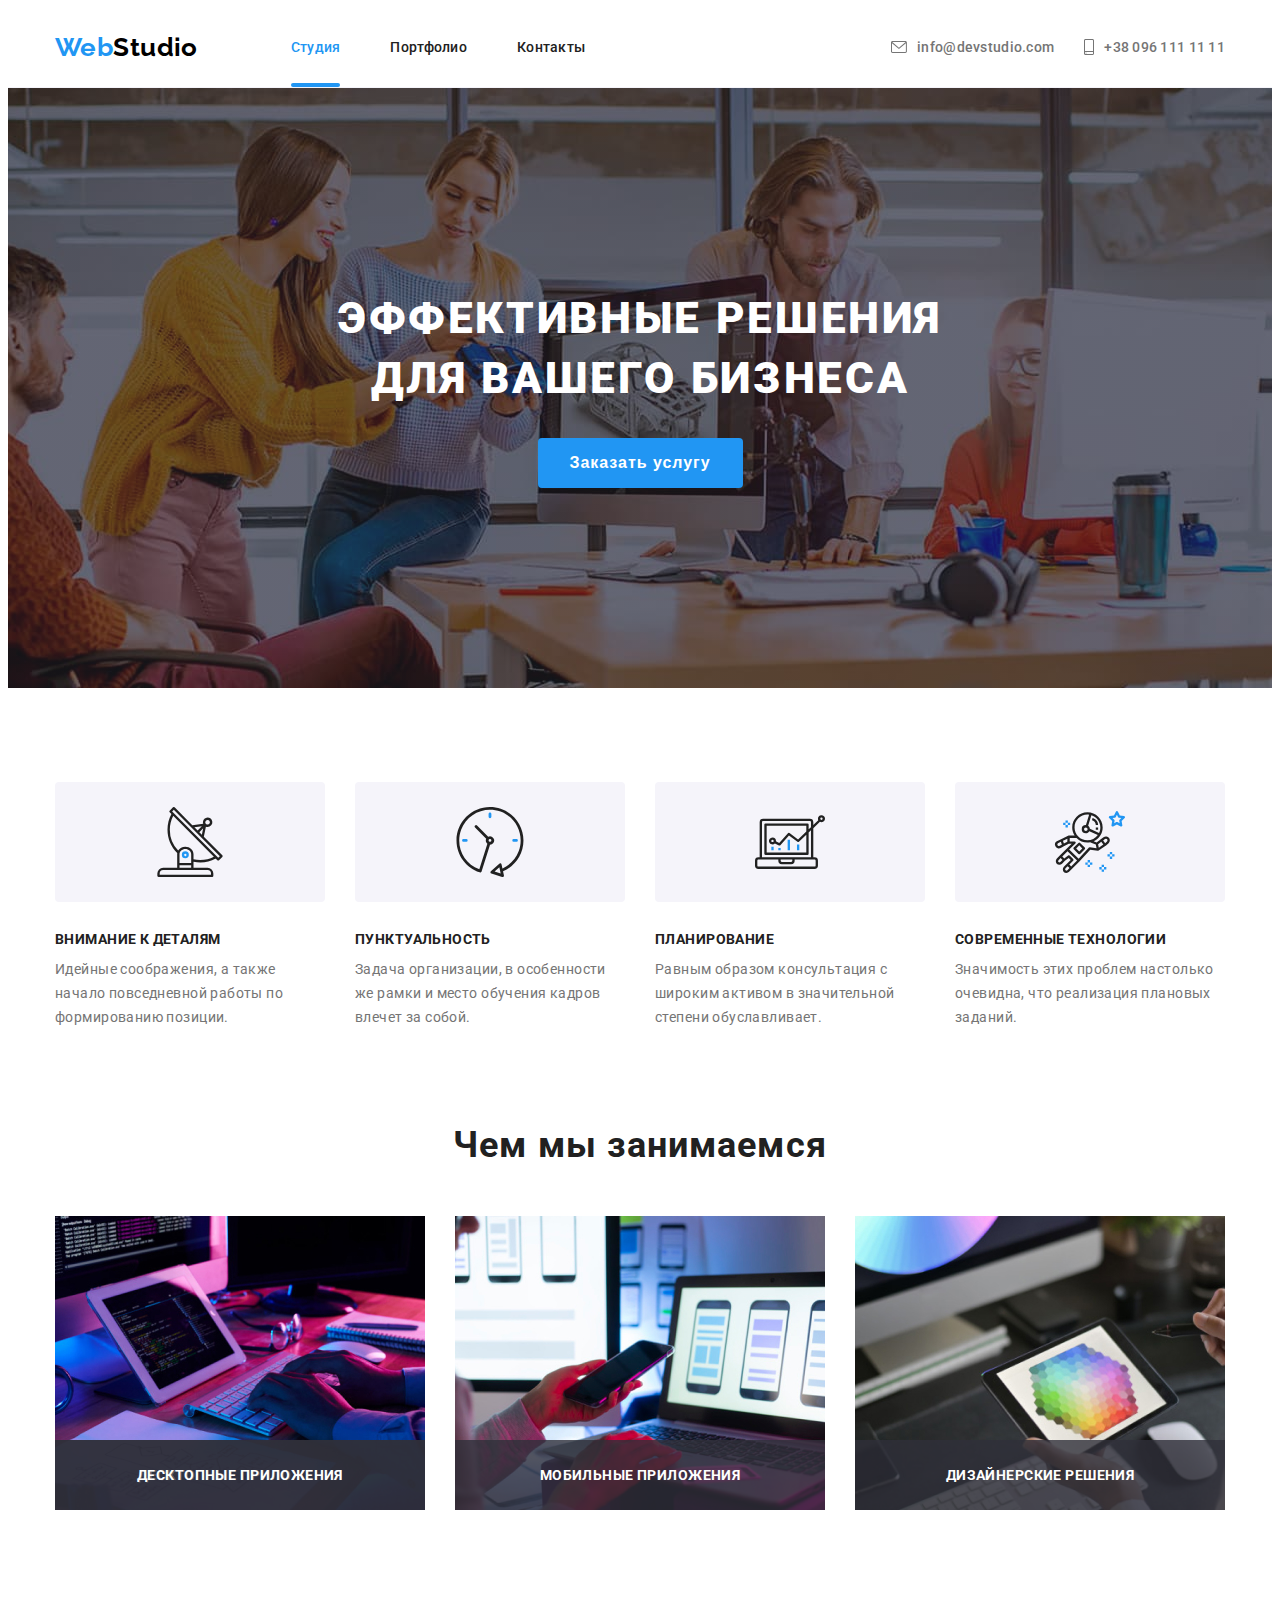
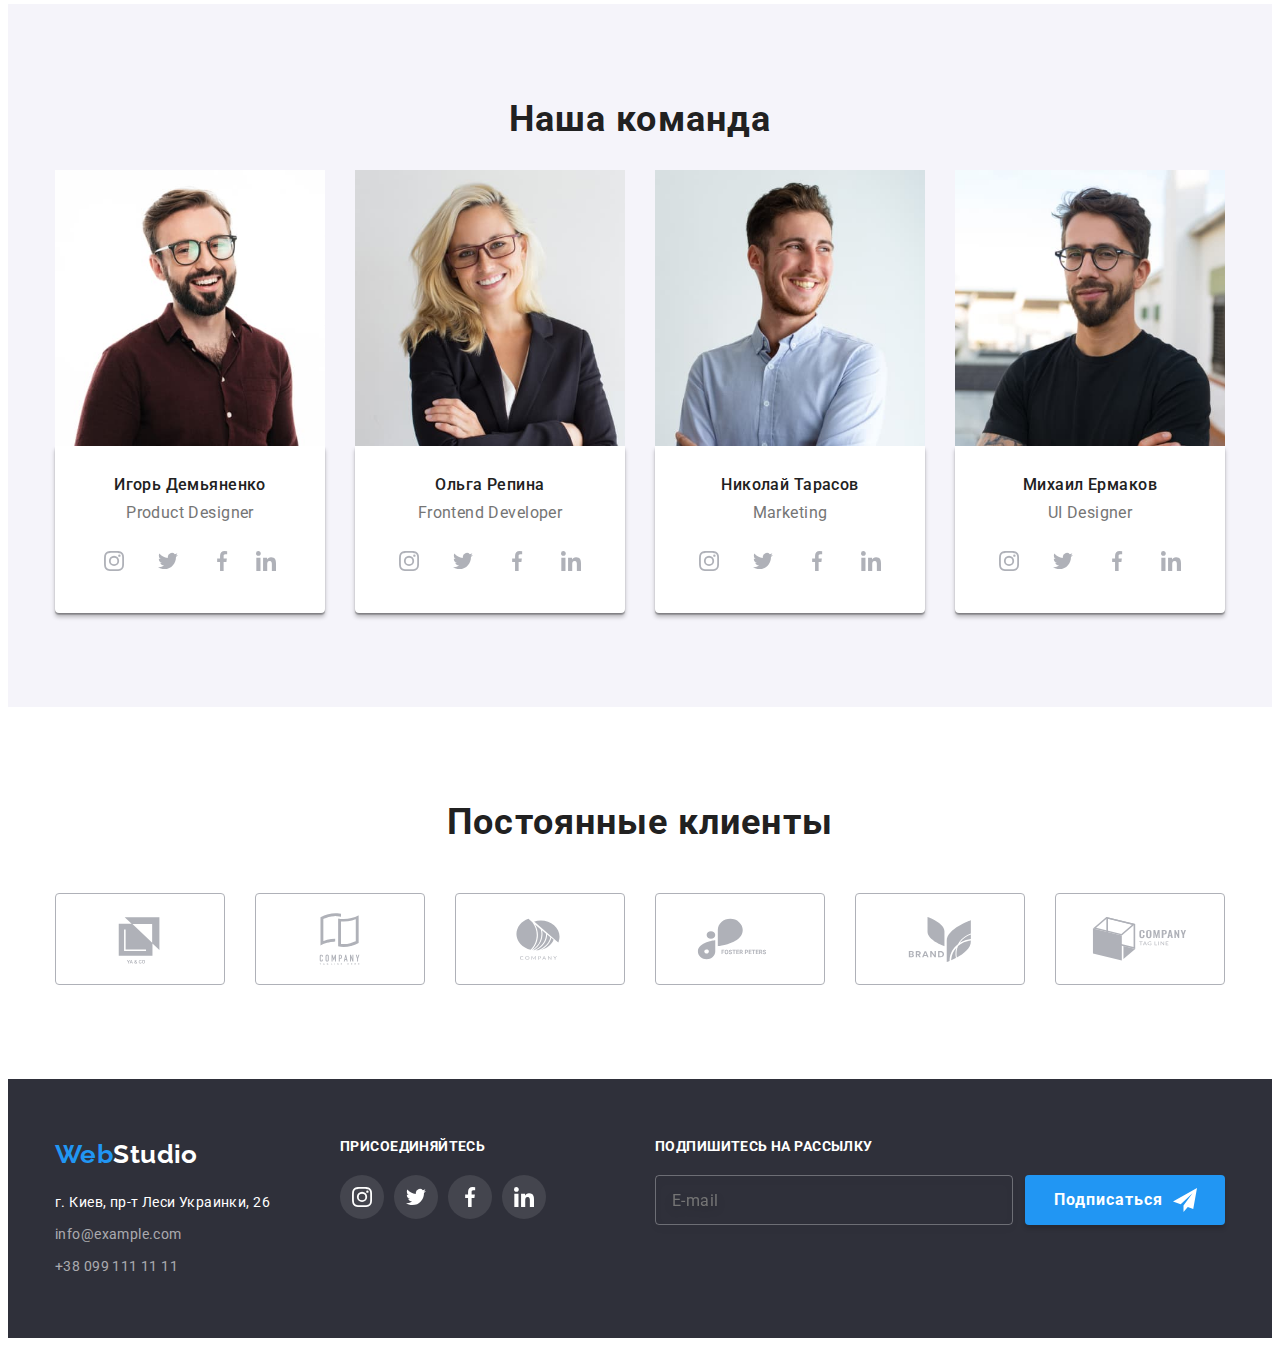
<file: index.html>
<!DOCTYPE html>
<html lang="en">

<head>
    <meta charset="UTF-8" />
    <meta http-equiv="X-UA-Compatible" content="IE=edge" />
    <meta name="viewport" content="width=device-width, initial-scale=1.0" />
    <title>WebStudio</title>
    <link rel="preconnect" href="https://fonts.googleapis.com" />
    <link rel="preconnect" href="https://fonts.gstatic.com" crossorigin />
    <link
        href="https://fonts.googleapis.com/css2?family=Raleway:wght@700&family=Roboto:wght@400;500;700;900&display=swap"
        rel="stylesheet" />
    <link rel="stylesheet" href="https://cdnjs.cloudflare.com/ajax/libs/modern-normalize/1.1.0/modern-normalize.min.css"
        integrity="sha512-wpPYUAdjBVSE4KJnH1VR1HeZfpl1ub8YT/NKx4PuQ5NmX2tKuGu6U/JRp5y+Y8XG2tV+wKQpNHVUX03MfMFn9Q=="
        crossorigin="anonymous" referrerpolicy="no-referrer" />
    <link rel="stylesheet" href="./css/main.min.css">
</head>

<body>

    <!-- Шапка сайта -->

    <header class="header">
        <div class="header__container container">
            <nav class="navigation">
                <a class="logo logo--header" href="./index.html">
                    Web<span>Studio</span>
                </a>

                <ul class="header-nav">
                    <li class="header-nav__item">
                        <a class="header-nav__link current" href="./index.html">Студия</a>
                    </li>
                    <li class="header-nav__item">
                        <a href="./portfolio.html" class="header-nav__link">Портфолио</a>
                    </li>
                    <li class="header-nav__item">
                        <a href="" class="header-nav__link">Контакты</a>
                    </li>
                </ul>
            </nav>
            <ul class="header-contacts">
                <li class="header-contacts__item">
                    <a href="mailto:info@devstudio.com" class="header-contacts__link">
                        <svg class="header-contacts__icon" width="16" height="12">
                            <use href="images/sprite.svg#mail-icon"></use>
                        </svg>
                        info@devstudio.com
                    </a>
                </li>
                <li class="header-contacts__item">
                    <a href="tel:+380961111111" class="header-contacts__link">
                        <svg class="header-contacts__icon" width="10" height="16">
                            <use href="images/sprite.svg#phone-icon"></use>
                        </svg>
                        +38 096 111 11 11
                    </a>
                </li>
            </ul>

            <!-- Mobile menu -->

            <button class="button-menu is-open" data-menu-button type="button" aria-expanded="false"
                aria-controls="mobile-menu">
                <svg width="40" height="40" aria-label="Переключатель мобильного меню">
                    <use class="icon-menu" href="./images/sprite.svg#icon-menu"></use>
                    <use class="icon-cross" href="./images/sprite.svg#icon-cross"></use>
                </svg>
            </button>
            <div class="mobile-menu" id="mobile-menu" data-menu>
                <ul class="mob-header-nav">
                    <li class="mob-header-nav__item">
                        <a class="mob-header-nav__link current" href="./index.html">Студия</a>
                    </li>
                    <li class="mob-header-nav__item">
                        <a href="./portfolio.html" class="mob-header-nav__link">Портфолио</a>
                    </li>
                    <li class="mob-header-nav__item">
                        <a href="" class="mob-header-nav__link">Контакты</a>
                    </li>
                </ul>
                <ul class="mob-contact-list">
                    <li class="mob-contact-list__item">
                        <a href="tel:+380961111111" class="mob-contact-list__tel">
                            +38 096 111 11 11
                        </a>
                    </li>
                    <li class="mob-contact-list__item">
                        <a href="mailto:info@devstudio.com" class="mob-contact-list__mail">
                            info@devstudio.com
                        </a>
                    </li>
                </ul>
                <ul class="mob-social-list">
                    <li class="mob-social-list__item">
                        <a class="mob-social-list__link" target="_blank" href="https://www.instagram.com/">Instagram</a>
                    </li>
                    <li class="mob-social-list__item">
                        <a class="mob-social-list__link" target="_blank" href="https://twitter.com/?lang=ua">Twitter</a>
                    </li>
                    <li class="mob-social-list__item">
                        <a class="mob-social-list__link" target="_blank" href="https://www.facebook.com/">Facebook</a>
                    </li>
                    <li class="mob-social-list__item">
                        <a class="mob-social-list__link" target="_blank" href="https://www.linkedin.com/">LinkedIn</a>
                    </li>
                </ul>
            </div>
        </div>
    </header>

    <main>

        <!-- Герой -->

        <section class="hero">
            <div class="container">
                <h1 class="hero__title">
                    Эффективные решения
                    <br />
                    для вашего бизнеса
                </h1>
                <button class="button hero__button" type="button" data-modal-open>
                    Заказать услугу
                </button>
            </div>
        </section>

        <!-- Преимущества -->

        <section class="section-benefits">
            <div class="benefits-container container">
                <h2 class="visually-hidden">
                    Наши преимущества
                </h2>
                <ul class="benefits-list">
                    <li class="benefits-list__item">
                        <div class="benefits-list__content">
                            <svg class="benefits-list__icon" width="70" height="70">
                                <use href="images/sprite.svg#antenna"></use>
                            </svg>
                        </div>
                        <h3 class="benefits-list__title">
                            Внимание к деталям
                        </h3>
                        <p class="benefits-list__description">
                            Идейные соображения, а также начало повседневной
                            работы по формированию позиции.
                        </p>
                    </li>

                    <li class="benefits-list__item">
                        <div class="benefits-list__content">
                            <svg class="benefits-list__icon" width="70" height="70">
                                <use href="images/sprite.svg#clock"></use>
                            </svg>
                        </div>
                        <h3 class="benefits-list__title">
                            Пунктуальность
                        </h3>
                        <p class="benefits-list__description">
                            Задача организации, в особенности же рамки и
                            место обучения кадров влечет за собой.
                        </p>
                    </li>

                    <li class="benefits-list__item">
                        <div class="benefits-list__content">
                            <svg class="benefits-list__icon" width="70" height="70">
                                <use href="images/sprite.svg#diagram"></use>
                            </svg>
                        </div>
                        <h3 class="benefits-list__title">
                            Планирование
                        </h3>
                        <p class="benefits-list__description">
                            Равным образом консультация с широким активом в
                            значительной степени обуславливает.
                        </p>
                    </li>

                    <li class="benefits-list__item">
                        <div class="benefits-list__content">
                            <svg class="benefits-list__icon" width="70" height="70">
                                <use href="images/sprite.svg#astronaut"></use>
                            </svg>
                        </div>
                        <h3 class="benefits-list__title">
                            Современные технологии
                        </h3>
                        <p class="benefits-list__description">
                            Значимость этих проблем настолько очевидна, что
                            реализация плановых заданий.
                        </p>
                    </li>
                </ul>
            </div>
        </section>

        <!-- Чем мы занимаемся -->

        <section class="doing-section">
            <div class="doing-container container">
                <h2 class="doing-container__title">Чем мы занимаемся</h2>
                <ul class="doing">
                    <li class="doing__item">
                        <img srcset="./images/box1@1x.jpg 1x, ./images/box1@2x.jpg 2x" src="./images/box1@1x.jpg"
                            alt="image laptop" width="370" />
                        <p class="doing__text">Десктопные приложения</p>
                    </li>
                    <li class="doing__item">
                        <img srcset="./images/box2@1x.jpg 1x, ./images/box2@2x.jpg 2x" src="./images/box2@1x.jpg"
                            alt="image phone" width="370" />
                        <p class="doing__text">Мобильные приложения</p>
                    </li>
                    <li class="doing__item">
                        <img srcset="./images/box3@1x.jpg 1x, ./images/box2@2x.jpg 2x" src="./images/box3@1x.jpg"
                            alt="image tablet" width="370" />
                        <p class="doing__text">Дизайнерские решения</p>
                    </li>
                </ul>
            </div>
        </section>

        <!-- Наша команда -->

        <section class="team-section">
            <div class="team-container container">
                <h2 class="team-container__title">Наша команда</h2>
                <ul class="team">
                    <li class="team__item">
                        <img class="team__img" srcset="
                                    ./images/ighor-demyanenko@1x.jpg 1x,
                                    ./images/ighor-demyanenko@2x.jpg 2x
                                " src="./images/ighor-demyanenko@1x.jpg" alt="Игорь Демьяненко" width="270" />
                        <div class="team__content">
                            <h3 class="team__title">
                                Игорь Демьяненко
                            </h3>
                            <p class="team__text">
                                Product Designer
                            </p>
                            <ul class="socials__list">
                                <li class="socials__item">
                                    <a class="socials__link" href="https://www.instagram.com/challenge/?next=/"
                                        target="_blank">
                                        <svg class="socials__icon" width="20" height="20">
                                            <use href="images/sprite.svg#instagram"></use>
                                        </svg>
                                    </a>
                                </li>
                                <li class="socials__item">
                                    <a class="socials__link" href="https://twitter.com/?lang=ru" target="_blank">
                                        <svg class="socials__icon" width="20" height="20">
                                            <use href="images/sprite.svg#twitter"></use>
                                        </svg>
                                    </a>
                                </li>
                                <li class="socialst__item">
                                    <a class="socials__link" href="https://www.facebook.com/" target="_blank">
                                        <svg class="socials__icon" width="20" height="20">
                                            <use href="images/sprite.svg#facebook"></use>
                                        </svg>
                                    </a>
                                </li>
                                <li class="socials__item">
                                    <a class="socials__link" href="https://www.linkedin.com/" target="_blank">
                                        <svg class="socials__icon" width="20" height="20">
                                            <use href="images/sprite.svg#linkedin"></use>
                                        </svg>
                                    </a>
                                </li>
                            </ul>
                        </div>
                    </li>

                    <li class="team__item">
                        <img class="team__img" srcset="
                                    ./images/olha-repina@1x.jpg 1x,
                                    ./images/olha-repina@2x.jpg 2x
                                " src="./images/olha-repina@1x.jpg" alt="Ольга Репина" width="270" />
                        <div class="team__content">
                            <h3 class="team__title">
                                Ольга Репина
                            </h3>
                            <p class="team__text">
                                Frontend Developer
                            </p>
                            <ul class="socials__list">
                                <li class="socials__item">
                                    <a class="socials__link" href="https://www.instagram.com/challenge/?next=/"
                                        target="_blank">
                                        <svg class="socials__icon" width="20" height="20">
                                            <use href="images/sprite.svg#instagram"></use>
                                        </svg>
                                    </a>
                                </li>
                                <li class="socials__item">
                                    <a class="socials__link" href="https://twitter.com/?lang=ru" target="_blank">
                                        <svg class="socials__icon" width="20" height="20">
                                            <use href="images/sprite.svg#twitter"></use>
                                        </svg>
                                    </a>
                                </li>
                                <li class="socials__item">
                                    <a class="socials__link" href="https://www.facebook.com/" target="_blank">
                                        <svg class="socials__icon" width="20" height="20">
                                            <use href="images/sprite.svg#facebook"></use>
                                        </svg>
                                    </a>
                                </li>
                                <li class="socials__item">
                                    <a class="socials__link" href="https://www.linkedin.com/" target="_blank">
                                        <svg class="socials__icon" width="20" height="20">
                                            <use href="images/sprite.svg#linkedin"></use>
                                        </svg>
                                    </a>
                                </li>
                            </ul>
                        </div>
                    </li>

                    <li class="team__item">
                        <img class="team__img" srcset="
                                    ./images/nikolai-tarasov@1x.jpg 1x,
                                    ./images/nikolai-tarasov@2x.jpg 2x
                                " src="./images/nikolai-tarasov@1x.jpg" alt="Николай Тарасов" width="270" />
                        <div class="team__content">
                            <h3 class="team__title">
                                Николай Тарасов
                            </h3>
                            <p class="team__text">
                                Marketing
                            </p>
                            <ul class="socials__list">
                                <li class="socials__item">
                                    <a class="socials__link" href="https://www.instagram.com/challenge/?next=/"
                                        target="_blank">
                                        <svg class="socials__icon" width="20" height="20">
                                            <use href="images/sprite.svg#instagram"></use>
                                        </svg>
                                    </a>
                                </li>
                                <li class="socials__item">
                                    <a class="socials__link" href="https://twitter.com/?lang=ru" target="_blank">
                                        <svg class="socials__icon" width="20" height="20">
                                            <use href="images/sprite.svg#twitter"></use>
                                        </svg>
                                    </a>
                                </li>
                                <li class="socials__item">
                                    <a class="socials__link" href="https://www.facebook.com/" target="_blank">
                                        <svg class="socials__icon" width="20" height="20">
                                            <use href="images/sprite.svg#facebook"></use>
                                        </svg>
                                    </a>
                                </li>
                                <li class="socials__item">
                                    <a class="socials__link" href="https://www.linkedin.com/" target="_blank">
                                        <svg class="socials__icon" width="20" height="20">
                                            <use href="images/sprite.svg#linkedin"></use>
                                        </svg>
                                    </a>
                                </li>
                            </ul>
                        </div>
                    </li>

                    <li class="team__item">
                        <img class="team__img" srcset="
                                    ./images/mihail-ermakov@1x.jpg 1x,
                                    ./images/mihail-ermakov@2x.jpg 2x
                                " src="./images/mihail-ermakov@1x.jpg" alt="Михаил Ермаков" width="270" />
                        <div class="team__content">
                            <h3 class="team__title">
                                Михаил Ермаков
                            </h3>
                            <p class="team__text">
                                UI Designer
                            </p>
                            <ul class="socials__list">
                                <li class="socials__item">
                                    <a class="socials__link" href="https://www.instagram.com/challenge/?next=/"
                                        target="_blank">
                                        <svg class="socials__icon" width="20" height="20">
                                            <use href="images/sprite.svg#instagram"></use>
                                        </svg>
                                    </a>
                                </li>
                                <li class="socials__item">
                                    <a class="socials__link" href="https://twitter.com/?lang=ru" target="_blank">
                                        <svg class="socials__icon" width="20" height="20">
                                            <use href="images/sprite.svg#twitter"></use>
                                        </svg>
                                    </a>
                                </li>
                                <li class="socials__item">
                                    <a class="socials__link" href="https://www.facebook.com/" target="_blank">
                                        <svg class="socials__icon" width="20" height="20">
                                            <use href="images/sprite.svg#facebook"></use>
                                        </svg>
                                    </a>
                                </li>
                                <li class="socials__item">
                                    <a class="socials__link" href="https://www.linkedin.com/" target="_blank">
                                        <svg class="socials__icon" width="20" height="20">
                                            <use href="images/sprite.svg#linkedin"></use>
                                        </svg>
                                    </a>
                                </li>
                            </ul>
                        </div>
                    </li>
                </ul>
            </div>
        </section>
    </main>

    <!-- Постоянные клиенты -->

    <section class="clients-section">
        <div class="clients-container container">
            <h2 class="clients__title">Постоянные клиенты</h2>
            <ul class="clients">
                <li class="clients__item">
                    <a class="clients__link" href="">
                        <svg class="clients__icon" width="106" height="60">
                            <use href="images/sprite.svg#client-logo-1"></use>
                        </svg>
                    </a>
                </li>
                <li class="clients__item">
                    <a class="clients__link" href="">
                        <svg class="clients__icon" width="106" height="60">
                            <use href="images/sprite.svg#client-logo-2"></use>
                        </svg>
                    </a>
                </li>
                <li class="clients__item">
                    <a class="clients__link" href="">
                        <svg class="clients__icon" width="106" height="60">
                            <use href="images/sprite.svg#client-logo-3"></use>
                        </svg>
                    </a>
                </li>
                <li class="clients__item">
                    <a class="clients__link" href="">
                        <svg class="clients__icon" width="106" height="60">
                            <use href="images/sprite.svg#client-logo-4"></use>
                        </svg>
                    </a>
                </li>
                <li class="clients__item">
                    <a class="clients__link" href="">
                        <svg class="clients__icon" width="106" height="60">
                            <use href="images/sprite.svg#client-logo-5"></use>
                        </svg>
                    </a>
                </li>
                <li class="clients__item">
                    <a class="clients__link" href="">
                        <svg class="clients__icon" width="106" height="60">
                            <use href="images/sprite.svg#client-logo-6"></use>
                        </svg>
                    </a>
                </li>
            </ul>
        </div>
    </section>

    <!-- Подвал страницы -->

    <footer class="footer">
        <div class="footer-container container">
            <div class="footer-address">
                <a class="logo logo__footer" href="./index.html">
                    Web<span>Studio</span>
                </a>
                <address>
                    <ul class="footer-contact">
                        <li class="footer-contact__item">
                            <a href="https://www.google.com.ua/maps/place/%D0%B1%D1%83%D0%BB.+%D0%9B%D0%B5%D1%81%D0%B8+%D0%A3%D0%BA%D1%80%D0%B0%D0%B8%D0%BD%D0%BA%D0%B8,+26,+%D0%9A%D0%B8%D0%B5%D0%B2,+02000/@50.4265294,30.5389544,17z/data=!4m13!1m7!3m6!1s0x40d4cf0e033ecbe9:0x57a4dffefec77da0!2z0LHRg9C7LiDQm9C10YHQuCDQo9C60YDQsNC40L3QutC4LCAyNiwg0JrQuNC10LIsIDAyMDAw!3b1!8m2!3d50.4265807!4d30.5383859!3m4!1s0x40d4cf0e033ecbe9:0x57a4dffefec77da0!8m2!3d50.4265807!4d30.5383859?hl=ru&authuser=0"
                                target="_blank" class="footer-contact__link">
                                г. Киев, пр-т Леси Украинки, 26
                            </a>
                        </li>
                        <li class="footer-contact__item">
                            <a href="mailto:info@example.com" class="footer-contact__contact">info@example.com</a>
                        </li>
                        <li class="footer-contact__item">
                            <a href="tel:+380991111111" class="footer-contact__contact">+38 099 111 11 11</a>
                        </li>
                    </ul>
                </address>
            </div>
            <div class="footer-sotials">
                <p class="footer-sotials__text">присоединяйтесь</p>
                <ul class="footer-sotials__list">
                    <li class="footer-sotials__item">
                        <a class="footer-sotials__link" href="https://www.instagram.com/" target="_blank">
                            <svg class="footer-sotials__icon" width="20" height="20">
                                <use href="images/sprite.svg#instagram"></use>
                            </svg>
                        </a>
                    </li>
                    <li class="footer-sotials__item">
                        <a class="footer-sotials__link" href="https://twitter.com/?lang=ru" target="_blank">
                            <svg class="footer-sotials__icon" width="20" height="20">
                                <use href="images/sprite.svg#twitter"></use>
                            </svg>
                        </a>
                    </li>
                    <li class="footer-sotials__item">
                        <a class="footer-sotials__link" href="https://www.facebook.com/" target="_blank">
                            <svg class="footer-sotials__icon" width="20" height="20">
                                <use href="images/sprite.svg#facebook"></use>
                            </svg>
                        </a>
                    </li>
                    <li class="footer-sotials__item">
                        <a class="footer-sotials__link" href="https://www.linkedin.com/" target="_blank">
                            <svg class="footer-sotials__icon" width="20" height="20">
                                <use href="images/sprite.svg#linkedin"></use>
                            </svg>
                        </a>
                    </li>
                </ul>
            </div>
            <form class="footer-form">
                <p class="footer-form__title">
                    Подпишитесь на рассылку
                </p>
                <div class="footer-subscribe">
                    <input class="footer-subscribe__input" type="text" name="email" id="email" placeholder="E-mail" />
                    <button class="button submit" type="submit">
                        Подписаться
                        <svg class="button__icon telegram-icon" width="24" height="24">
                            <use href="images/sprite.svg#telegram"></use>
                        </svg>
                    </button>
                </div>
            </form>
        </div>
    </footer>

    <!-- Модальное окно -->

    <div class="backdrop is-hidden" data-modal>
        <div class="modal">
            <button class="close-button" type="button" data-modal-close>
                <svg class="close-button__icon">
                    <use href="./images/sprite.svg#close-icon"></use>
                </svg>
            </button>
            <form class="modal-form">
                <p class="modal-form__title">
                    Оставьте свои данные, мы вам перезвоним
                </p>
                <ul class="modal-form__list">
                    <li class="modal-form__item">
                        <label class="modal-form__lable" for="name">Имя</label>
                        <input class="modal-form__input" type="text" name="name" id="name" />
                        <svg class="modal-form__icon">
                            <use href="./images/sprite.svg#name-icon" width="18" height="18"></use>
                        </svg>
                    </li>
                    <li class="modal-form__item">
                        <label class="modal-form__lable" for="tel">Телефон</label>
                        <input class="modal-form__input" type="tel" name="tel" id="tel" />
                        <svg class="modal-form__icon">
                            <use href="images/sprite.svg#black-tel-icon" width="18" height="18"></use>
                        </svg>
                    </li>
                    <li class="modal-form__item">
                        <label class="modal-form__lable" for="mail">Почта</label>
                        <input class="modal-form__input" type="email" name="email" id="mail" />
                        <svg class="modal-form__icon">
                            <use href="images/sprite.svg#black-email-icon" width="18" height="18"></use>
                        </svg>
                    </li>
                    <li class="modal-form__item">
                        <label class="modal-form__lable" for="comment">Комментарий</label>
                        <textarea class="modal-form__comment" name="comment" id="comment" cols="30" rows="10"
                            placeholder="Введите текст"></textarea>
                    </li>
                </ul>

                <label class="checkbox">
                    <input class="checkbox__input" type="checkbox" name="checkbox" /><svg class="checkbox-icon">
                        <use href="images/sprite.svg#checkbox-icon"></use>
                    </svg>
                    Соглашаюсь с рассылкой и принимаю
                    <a class="checkbox-link" href="https://www.edu.goit.global/uk/learn/1805637/845990/846014/homework"
                        target="_blank">Условия договора</a></label>
                <button class="button button-form" type="submit">
                    Отправить
                </button>
            </form>
        </div>
    </div>
    <script src="./js/menu.js"></script>
    <script src="./js/modal.js"></script>
</body>

</html>
</file>
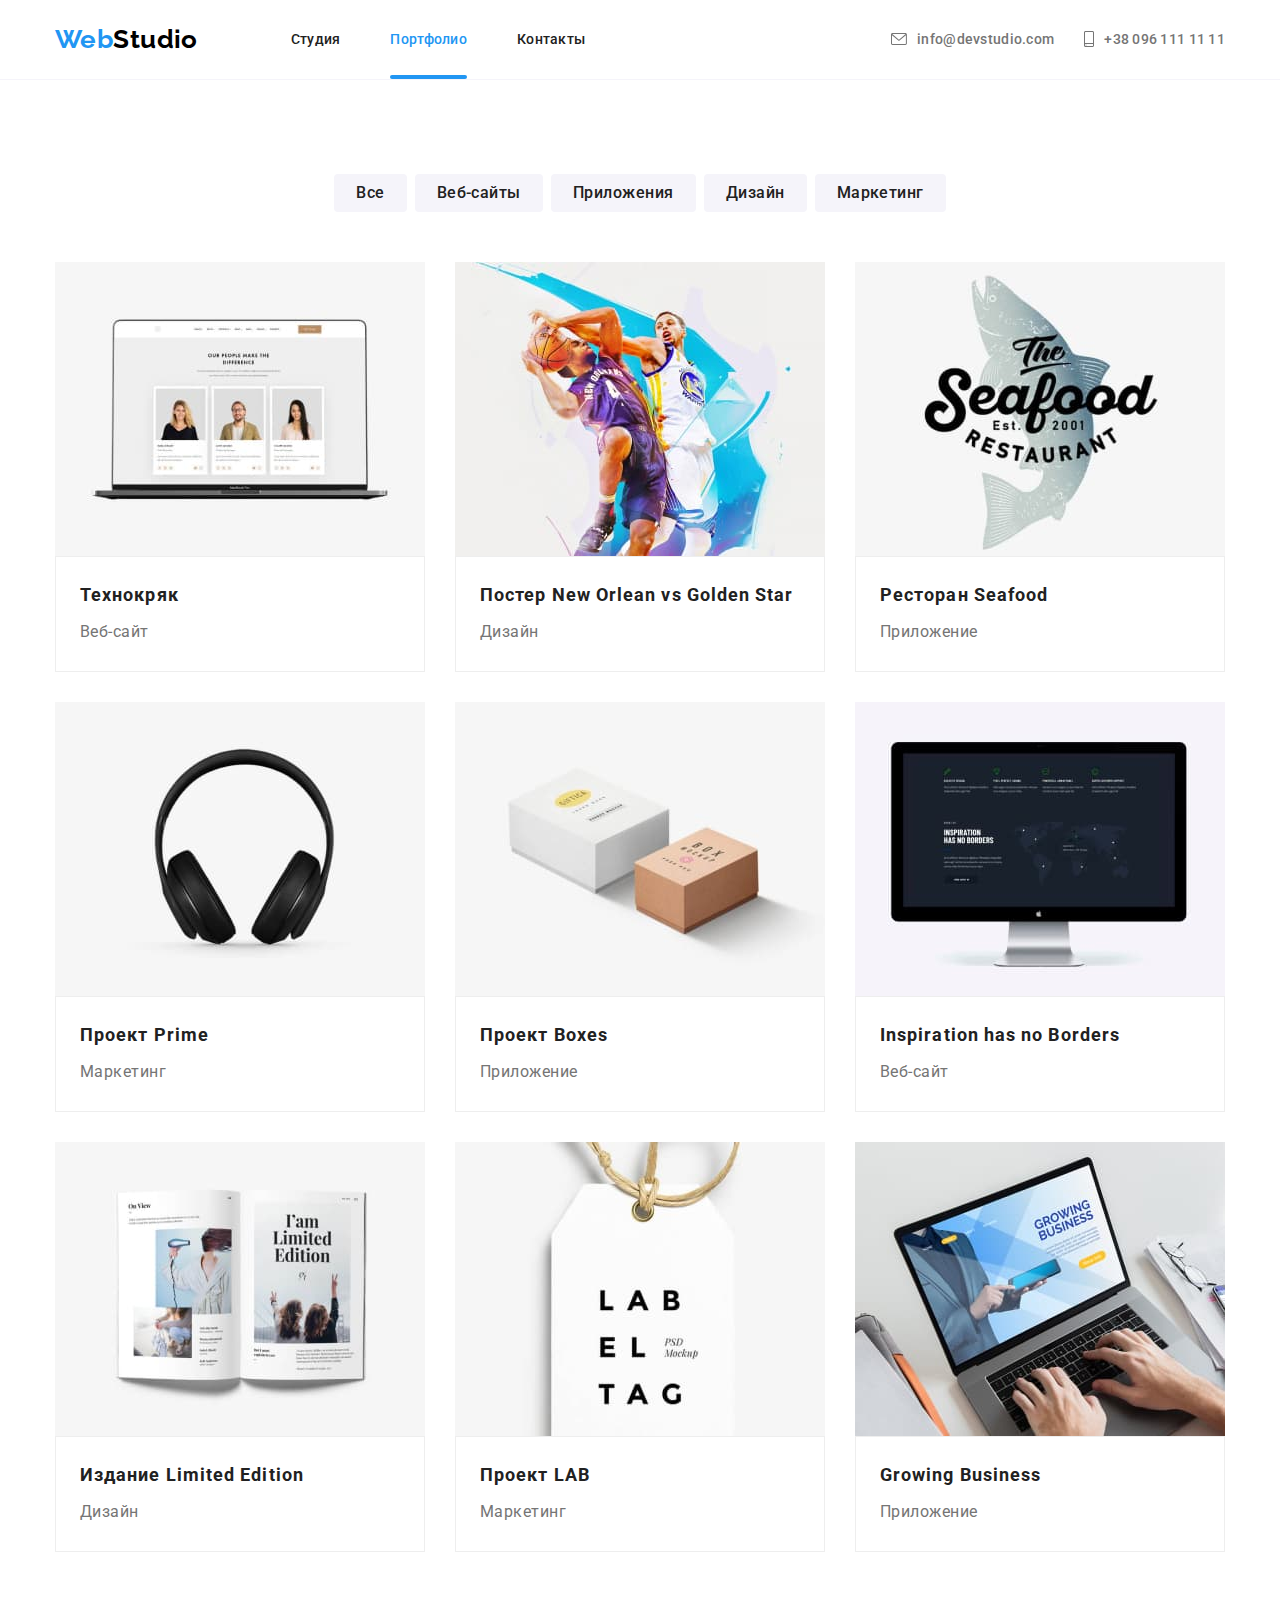
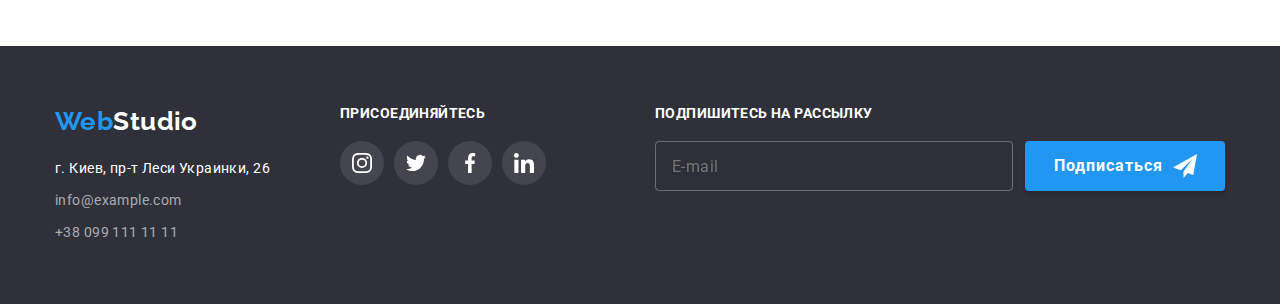
<file: portfolio.html>
<!DOCTYPE html>
<html lang="ru">

<head>
    <meta charset="UTF-8" />
    <meta http-equiv="X-UA-Compatible" content="IE=edge" />
    <meta name="viewport" content="width=device-width, initial-scale=1.0" />
    <title>Portfolio</title>
    <link
        href="https://fonts.googleapis.com/css2?family=Raleway:wght@700&family=Roboto:wght@400;500;700;900&display=swap"
        rel="stylesheet" />
    <link rel="stylesheet"
        href="https://cdnjs.cloudflare.com/ajax/libs/modern-normalize/1.1.0/modern-normalize.min.css" />
    <link rel="stylesheet" href="./css/main.min.css" />
</head>

<body>

    <!-- Шапка сайта -->

    <header class="header">
        <div class="header__container container">
            <nav class="navigation">
                <a class="logo logo--header" href="./index.html">
                    Web<span>Studio</span>
                </a>

                <ul class="header-nav">
                    <li class="header-nav__item">
                        <a class="header-nav__link" href="./index.html">Студия</a>
                    </li>
                    <li class="header-nav__item">
                        <a href="./portfolio.html" class="header-nav__link current">Портфолио</a>
                    </li>
                    <li class="header-nav__item">
                        <a href="" class="header-nav__link">Контакты</a>
                    </li>
                </ul>
            </nav>
            <ul class="header-contacts">
                <li class="header-contacts__item">
                    <a href="mailto:info@devstudio.com" class="header-contacts__link">
                        <svg class="header-contacts__icon" width="16" height="12">
                            <use href="images/sprite.svg#mail-icon"></use>
                        </svg>
                        info@devstudio.com
                    </a>
                </li>
                <li class="header-contacts__item">
                    <a href="tel:+380961111111" class="header-contacts__link">
                        <svg class="header-contacts__icon" width="10" height="16">
                            <use href="images/sprite.svg#phone-icon"></use>
                        </svg>
                        +38 096 111 11 11
                    </a>
                </li>
            </ul>

            <!-- Mobile menu -->

            <button class="button-menu is-open" data-menu-button type="button" aria-expanded="false"
                aria-controls="mobile-menu">
                <svg width="40" height="40" aria-label="Переключатель мобильного меню">
                    <use class="icon-menu" href="./images/sprite.svg#icon-menu"></use>
                    <use class="icon-cross" href="./images/sprite.svg#icon-cross"></use>
                </svg>
            </button>
            <div class="mobile-menu" id="mobile-menu" data-menu>
                <ul class="mob-header-nav">
                    <li class="mob-header-nav__item">
                        <a class="mob-header-nav__link" href="./index.html">Студия</a>
                    </li>
                    <li class="mob-header-nav__item">
                        <a href="./portfolio.html" class="mob-header-nav__link current">Портфолио</a>
                    </li>
                    <li class="mob-header-nav__item">
                        <a href="" class="mob-header-nav__link">Контакты</a>
                    </li>
                </ul>
                <ul class="mob-contact-list">
                    <li class="mob-contact-list__item">
                        <a href="tel:+380961111111" class="mob-contact-list__tel">
                            +38 096 111 11 11
                        </a>
                    </li>
                    <li class="mob-contact-list__item">
                        <a href="mailto:info@devstudio.com" class="mob-contact-list__mail">
                            info@devstudio.com
                        </a>
                    </li>
                </ul>
                <ul class="mob-social-list">
                    <li class="mob-social-list__item">
                        <a class="mob-social-list__link" href="https://www.instagram.com/">Instagram</a>
                    </li>
                    <li class="mob-social-list__item">
                        <a class="mob-social-list__link" href="https://twitter.com/?lang=ru">Twitter</a>
                    </li>
                    <li class="mob-social-list__item">
                        <a class="mob-social-list__link" href="https://www.facebook.com/">Facebook</a>
                    </li>
                    <li class="mob-social-list__item">
                        <a class="mob-social-list__link" href="https://www.linkedin.com/">LinkedIn</a>
                    </li>
                </ul>
            </div>
        </div>
    </header>
    <main>

        <!-- Portfolio-filters -->

        <section class="portfolio-section">
            <div class="portfolio-container container">
                <h1 class="visually-hidden">Страница portfolio</h1>
                <div class="filter-buttons">
                    <ul class="filter">
                        <li class="filter__item">
                            <button type="button" class="filter-button">
                                Все
                            </button>
                        </li>
                        <li class="filter__item">
                            <button type="button" class="filter-button">
                                Веб-сайты
                            </button>
                        </li>
                        <li class="filter__item">
                            <button type="button" class="filter-button">
                                Приложения
                            </button>
                        </li>
                        <li class="filter__item">
                            <button type="button" class="filter-button">
                                Дизайн
                            </button>
                        </li>
                        <li class="filter__item">
                            <button type="button" class="filter-button">
                                Маркетинг
                            </button>
                        </li>
                    </ul>
                </div>

                <!-- Portfolio project -->

                <ul class="project-list">
                    <li class="project-list__item">
                        <a class="project-list__link" href="">
                            <div class="project-img">
                                <img class="project-img__item" srcset="
                                            ./images/technokryak@1x.jpg 1x,
                                            ./images/technokryak@2x.jpg 2x
                                        " src="./images/technokryak@1x.jpg" alt="ноутбук" width="370" />
                                <div class="meta">
                                    <p class="meta__text">
                                        Технокряк это современная площадка
                                        распространения коронавируса.
                                        Компании используют эту платформу
                                        для цифрового шпионажа и атак на
                                        защищённые сервера конкурентов.
                                    </p>
                                </div>
                            </div>
                            <div class="project-data">
                                <h2 class="project-data__title">
                                    Технокряк
                                </h2>
                                <p class="project-data__meaning">
                                    Веб-сайт
                                </p>
                            </div>
                        </a>
                    </li>

                    <li class="project-list__item">
                        <a class="project-list__link" href="">
                            <div class="project-img">
                                <img class="project-img__item" srcset="
                                            ./images/poster@1x.jpg 1x,
                                            ./images/poster@2x.jpg 2x
                                        " src="./images/poster@1x.jpg" alt="баскетболисты" width="370" />
                                <div class="meta">
                                    <p class="meta__text">
                                        Технокряк это современная площадка
                                        распространения коронавируса.
                                        Компании используют эту платформу
                                        для цифрового шпионажа и атак на
                                        защищённые сервера конкурентов.
                                    </p>
                                </div>
                            </div>
                            <div class="project-data">
                                <h2 class="project-data__title">
                                    Постер New Orlean vs Golden Star
                                </h2>
                                <p class="project-data__meaning">Дизайн</p>
                            </div>
                        </a>
                    </li>

                    <li class="project-list__item">
                        <a class="project-list__link" href="">
                            <div class="project-img">
                                <img class="project-img__item" srcset="
                                            ./images/restorant-seafood@1x.jpg 1x,
                                            ./images/restorant-seafood@2x.jpg 2x
                                        " src="./images/restorant-seafood@1x.jpg" alt="логотип Seafood" width="370" />
                                <div class="meta">
                                    <p class="meta__text">
                                        Технокряк это современная площадка
                                        распространения коронавируса.
                                        Компании используют эту платформу
                                        для цифрового шпионажа и атак на
                                        защищённые сервера конкурентов.
                                    </p>
                                </div>
                            </div>
                            <div class="project-data">
                                <h2 class="project-data__title">
                                    Ресторан Seafood
                                </h2>
                                <p class="project-data__meaning">
                                    Приложение
                                </p>
                            </div>
                        </a>
                    </li>

                    <li class="project-list__item">
                        <a class="project-list__link" href="">
                            <div class="project-img">
                                <img class="project-img__item" srcset="
                                            ./images/project-prime@1x.jpg 1x,
                                            ./images/project-prime@2x.jpg 2x
                                        " src="./images/project-prime@1x.jpg" alt="наушники" width="370" />
                                <div class="meta">
                                    <p class="meta__text">
                                        Технокряк это современная площадка
                                        распространения коронавируса.
                                        Компании используют эту платформу
                                        для цифрового шпионажа и атак на
                                        защищённые сервера конкурентов.
                                    </p>
                                </div>
                            </div>
                            <div class="project-data">
                                <h2 class="project-data__title">
                                    Проект Prime
                                </h2>
                                <p class="project-data__meaning">
                                    Маркетинг
                                </p>
                            </div>
                        </a>
                    </li>

                    <li class="project-list__item">
                        <a class="project-list__link" href="">
                            <div class="project-img">
                                <img class="project-img__item" srcset="
                                            ./images/project-boxes@1x.jpg 1x,
                                            ./images/project-boxes@2x.jpg 2x
                                        " src="./images/project-boxes@1x.jpg" alt="две коробочки" width="370" />
                                <div class="meta">
                                    <p class="meta__text">
                                        Технокряк это современная площадка
                                        распространения коронавируса.
                                        Компании используют эту платформу
                                        для цифрового шпионажа и атак на
                                        защищённые сервера конкурентов.
                                    </p>
                                </div>
                            </div>
                            <div class="project-data">
                                <h2 class="project-data__title">
                                    Проект Boxes
                                </h2>
                                <p class="project-data__meaning">
                                    Приложение
                                </p>
                            </div>
                        </a>
                    </li>

                    <li class="project-list__item">
                        <a class="project-list__link" href="">
                            <div class="project-img">
                                <img class="project-img__item" srcset="
                                            ./images/inspiration-has-no-borders@1x.jpg 1x,
                                            ./images/inspiration-has-no-borders@2x.jpg 2x
                                        " src="./images/inspiration-has-no-borders@1x.jpg" alt="iMac" width="370" />
                                <div class="meta">
                                    <p class="meta__text">
                                        Технокряк это современная площадка
                                        распространения коронавируса.
                                        Компании используют эту платформу
                                        для цифрового шпионажа и атак на
                                        защищённые сервера конкурентов.
                                    </p>
                                </div>
                            </div>
                            <div class="project-data">
                                <h2 class="project-data__title">
                                    Inspiration has no Borders
                                </h2>
                                <p class="project-data__meaning">
                                    Веб-сайт
                                </p>
                            </div>
                        </a>
                    </li>

                    <li class="project-list__item">
                        <a class="project-list__link" href="">
                            <div class="project-img">
                                <img class="project-img__item" srcset="
                                            ./images/limited-edition@1x.jpg 1x,
                                            ./images/limited-edition@2x.jpg 2x
                                        " src="./images/limited-edition@1x.jpg" alt="книжка" width="370" />
                                <div class="meta">
                                    <p class="meta__text">
                                        Технокряк это современная площадка
                                        распространения коронавируса.
                                        Компании используют эту платформу
                                        для цифрового шпионажа и атак на
                                        защищённые сервера конкурентов.
                                    </p>
                                </div>
                            </div>
                            <div class="project-data">
                                <h2 class="project-data__title">
                                    Издание Limited Edition
                                </h2>
                                <p class="project-data__meaning">Дизайн</p>
                            </div>
                        </a>
                    </li>

                    <li class="project-list__item">
                        <a class="project-list__link" href="">
                            <div class="project-img">
                                <img class="project-img__item" srcset="
                                            ./images/project-lab@1x.jpg 1x,
                                            ./images/project-lab@2x.jpg 2x
                                        " src="./images/project-lab@1x.jpg" alt="бирка на шнурке" width="370" />
                                <div class="meta">
                                    <p class="meta__text">
                                        Технокряк это современная площадка
                                        распространения коронавируса.
                                        Компании используют эту платформу
                                        для цифрового шпионажа и атак на
                                        защищённые сервера конкурентов.
                                    </p>
                                </div>
                            </div>
                            <div class="project-data">
                                <h2 class="project-data__title">
                                    Проект LAB
                                </h2>
                                <p class="project-data__meaning">
                                    Маркетинг
                                </p>
                            </div>
                        </a>
                    </li>

                    <li class="project-list__item">
                        <a class="project-list__link" href="">
                            <div class="project-img">
                                <img class="project-img__item" srcset="
                                            ./images/growing-business@1x.jpg 1x,
                                            ./images/growing-business@2x.jpg 2x
                                        " src="./images/growing-business@1x.jpg" alt="работа на ноутбуке"
                                    width="370" />
                                <div class="meta">
                                    <p class="meta__text">
                                        Технокряк это современная площадка
                                        распространения коронавируса.
                                        Компании используют эту платформу
                                        для цифрового шпионажа и атак на
                                        защищённые сервера конкурентов.
                                    </p>
                                </div>
                            </div>
                            <div class="project-data">
                                <h2 class="project-data__title">
                                    Growing Business
                                </h2>
                                <p class="project-data__meaning">
                                    Приложение
                                </p>
                            </div>
                        </a>
                    </li>
                </ul>
            </div>
        </section>
    </main>

    <!-- Подвал страницы -->

    <footer class="footer">
        <div class="footer-container container">
            <div class="footer-address">
                <a class="logo logo__footer" href="./index.html">
                    Web<span>Studio</span>
                </a>
                <address>
                    <ul class="footer-contact">
                        <li class="footer-contact__item">
                            <a href="https://www.google.com.ua/maps/place/%D0%B1%D1%83%D0%BB.+%D0%9B%D0%B5%D1%81%D0%B8+%D0%A3%D0%BA%D1%80%D0%B0%D0%B8%D0%BD%D0%BA%D0%B8,+26,+%D0%9A%D0%B8%D0%B5%D0%B2,+02000/@50.4265294,30.5389544,17z/data=!4m13!1m7!3m6!1s0x40d4cf0e033ecbe9:0x57a4dffefec77da0!2z0LHRg9C7LiDQm9C10YHQuCDQo9C60YDQsNC40L3QutC4LCAyNiwg0JrQuNC10LIsIDAyMDAw!3b1!8m2!3d50.4265807!4d30.5383859!3m4!1s0x40d4cf0e033ecbe9:0x57a4dffefec77da0!8m2!3d50.4265807!4d30.5383859?hl=ru&authuser=0"
                                target="_blank" class="footer-contact__link">
                                г. Киев, пр-т Леси Украинки, 26
                            </a>
                        </li>
                        <li class="footer-contact__item">
                            <a href="mailto:info@example.com" class="footer-contact__contact">info@example.com</a>
                        </li>
                        <li class="footer-contact__item">
                            <a href="tel:+380991111111" class="footer-contact__contact">+38 099 111 11 11</a>
                        </li>
                    </ul>
                </address>
            </div>
            <div class="footer-sotials">
                <p class="footer-sotials__text">присоединяйтесь</p>
                <ul class="footer-sotials__list">
                    <li class="footer-sotials__item">
                        <a class="footer-sotials__link" href="https://www.instagram.com/" target="_blank">
                            <svg class="footer-sotials__icon" width="20" height="20">
                                <use href="images/sprite.svg#instagram"></use>
                            </svg>
                        </a>
                    </li>
                    <li class="footer-sotials__item">
                        <a class="footer-sotials__link" href="https://twitter.com/?lang=ru" target="_blank">
                            <svg class="footer-sotials__icon" width="20" height="20">
                                <use href="images/sprite.svg#twitter"></use>
                            </svg>
                        </a>
                    </li>
                    <li class="footer-sotials__item">
                        <a class="footer-sotials__link" href="https://www.facebook.com/" target="_blank">
                            <svg class="footer-sotials__icon" width="20" height="20">
                                <use href="images/sprite.svg#facebook"></use>
                            </svg>
                        </a>
                    </li>
                    <li class="footer-sotials__item">
                        <a class="footer-sotials__link" href="https://www.linkedin.com/" target="_blank">
                            <svg class="footer-sotials__icon" width="20" height="20">
                                <use href="images/sprite.svg#linkedin"></use>
                            </svg>
                        </a>
                    </li>
                </ul>
            </div>
            <form class="footer-form">
                <p class="footer-form__title">
                    Подпишитесь на рассылку
                </p>
                <div class="footer-subscribe">
                    <input class="footer-subscribe__input" type="text" name="email" id="email" placeholder="E-mail" />
                    <button class="button submit" type="submit">
                        Подписаться
                        <svg class="button__icon telegram-icon" width="24" height="24">
                            <use href="images/sprite.svg#telegram"></use>
                        </svg>
                    </button>
                </div>
            </form>
        </div>
    </footer>
    <script src="./js/menu.js"></script>
</body>

</html>
</file>
<file: css/main.min.css>
body{background-color:var(--primary-white-color);color:var(--title-text-color);font-family:Roboto,sans-serif;font-size:14px;letter-spacing:.03em}ul{list-style:none;padding-left:0;margin:0}a{text-decoration:none}img{display:block;max-width:100%;height:auto}h1,h2,h3,h4,h5,h6,p{margin:0}body.modal-open{overflow:hidden}.button-form,.submit{font-family:Roboto;font-weight:700;font-size:16px;line-height:1.875;align-items:center;text-align:center;letter-spacing:.06em;color:var(--primary-white-color);background-color:var(--accent-color);cursor:pointer}.visually-hidden{position:absolute;white-space:nowrap;width:1px;height:1px;overflow:hidden;border:0;padding:0;clip:rect(0 0 0 0);clip-path:inset(50%);margin:-1px}:root{--primary-text-color: #757575;--title-text-color: #212121;--accent-color: #2196f3;--primary-white-color: #ffffff;--secondary-background-color: #f5f4fa;--black-color: #000000;--color-icons: #44454e}.container{display:block;box-sizing:border-box;padding-left:15px;padding-right:15px;margin-left:auto;margin-right:auto}@media screen and (min-width: 480px){.container{width:480px}}@media screen and (min-width: 768px){.container{width:768px}}@media screen and (min-width: 1200px){.container{width:1200px}}.logo{display:block;color:var(--accent-color);font-family:Raleway;font-weight:700;font-size:26px;line-height:1.19}@media screen and (max-width: 767px){.logo--header{padding-top:16px;padding-bottom:16px}}@media screen and (min-width: 768px){.logo--header{padding-top:24px;padding-bottom:24px}}.logo--header span{color:var(--black-color)}@media screen and (max-width: 1199px){.logo__footer{display:flex;justify-content:center}}.logo__footer span{color:var(--primary-white-color)}.header{background-color:var(--primary-white-color);border-bottom:1px solid var(--secondary-background-color)}.header__container{position:relative;display:flex;align-items:center}.navigation{display:flex}.header-nav{display:flex;align-items:center}@media screen and (max-width: 767px){.header-nav{display:none}}@media screen and (max-width: 1200px){.header-nav{margin-left:88px}}@media screen and (min-width: 1200px){.header-nav{margin-left:93px}}.header-nav__item:not(:last-child){margin-right:50px}.header-nav__link{position:relative;padding-top:20px;padding-bottom:32px;font-weight:500;font-size:14px;line-height:1.1428571429;letter-spacing:.02em;color:var(--title-text-color)}.header-nav__link:hover,.header-nav__link:focus{color:var(--accent-color);transition:color 250ms cubic-bezier(0.4, 0, 0.2, 1)}.current{color:var(--accent-color)}.header-nav__link::after{position:absolute;content:"";display:block;width:100%;height:4px;left:0;bottom:0;border-radius:2px;background-color:var(--accent-color);transform:scaleX(0)}.current::after{transform:scaleX(1)}.header-contacts{padding-left:0px;margin-left:auto;align-items:center}@media screen and (max-width: 767px){.header-contacts{display:none}}@media screen and (min-width: 1200px){.header-contacts{display:flex}}@media screen and (max-width: 1199px){.header-contacts__item+.header-contacts__item{margin-top:10px}}@media screen and (min-width: 1200px){.header-contacts__item+.header-contacts__item{margin-left:30px}}.header-contacts__link{display:flex;align-items:center;color:var(--primary-text-color);font-weight:500;font-size:12px;line-height:1.1666666667;letter-spacing:.02em}@media screen and (min-width: 1200px){.header-contacts__link{font-size:14px;line-height:1.1428571429}}.header-contacts__link:hover,.header-contacts__link:focus{color:var(--accent-color);transition:color 250ms cubic-bezier(0.4, 0, 0.2, 1)}.header-contacts__icon{fill:currentColor}@media screen and (max-width: 1199px){.header-contacts__icon{margin-right:8px}}@media screen and (min-width: 1200px){.header-contacts__icon{margin-right:10px}}.header-contacts__icon:hover,.header-contacts__icon:focus{fill:var(--accent-color)}.hero{margin:0 auto 0 auto;background-position:center;background-size:cover;background-color:#2f303a}@media screen and (max-width: 767px){.hero{padding-top:118px;padding-bottom:118px;background-image:linear-gradient(rgba(47, 48, 58, 0.4), rgba(47, 48, 58, 0.4)),url(../images/hero-mob-img.jpg);max-width:480px}}@media screen and (max-width: 767px)and (min-device-pixel-ratio: 2),screen and (max-width: 767px)and (min-resolution: 192dpi),screen and (max-width: 767px)and (min-resolution: 2dppx){.hero{background-image:linear-gradient(rgba(47, 48, 58, 0.4), rgba(47, 48, 58, 0.4)),url(../images/hero-mob-img@2x.jpg)}}@media screen and (min-width: 768px){.hero{padding-top:118px;padding-bottom:118px;background-image:linear-gradient(rgba(47, 48, 58, 0.4), rgba(47, 48, 58, 0.4)),url(../images/hero-tab-img.jpg);max-width:768px}}@media screen and (min-width: 768px)and (min-device-pixel-ratio: 2),screen and (min-width: 768px)and (min-resolution: 192dpi),screen and (min-width: 768px)and (min-resolution: 2dppx){.hero{background-image:linear-gradient(rgba(47, 48, 58, 0.4), rgba(47, 48, 58, 0.4)),url(../images/hero-tab-img@2x.jpg)}}@media screen and (min-width: 1200px){.hero{padding-top:200px;padding-bottom:200px;background-image:linear-gradient(rgba(47, 48, 58, 0.4), rgba(47, 48, 58, 0.4)),url(../images/hero-dt-img.jpg);max-width:1600px}}@media screen and (min-width: 1200px)and (min-device-pixel-ratio: 2),screen and (min-width: 1200px)and (min-resolution: 192dpi),screen and (min-width: 1200px)and (min-resolution: 2dppx){.hero{background-image:linear-gradient(rgba(47, 48, 58, 0.4), rgba(47, 48, 58, 0.4)),url(../images/hero-dt-img@2x.jpg)}}.hero__title{display:block;font-weight:900;color:var(--primary-white-color);text-align:center;text-transform:uppercase;letter-spacing:.06em;font-size:26px;line-height:1.6153846154}@media screen and (min-width: 1200px){.hero__title{font-size:44px;line-height:1.3636363636}}.hero__button{display:block;border-radius:4px;border:rgba(0,0,0,0);margin-top:30px;margin-left:auto;margin-right:auto;color:var(--primary-white-color);background-color:var(--accent-color);padding:10px 32px;font-weight:700;font-size:16px;line-height:1.87;text-align:center;letter-spacing:.06em;cursor:pointer}.hero__button:hover,.hero__button:focus{background-color:#188ce8}.section-benefits{padding-top:60px;padding-bottom:60px}@media screen and (min-width: 1200px){.section-benefits{padding-top:94px;padding-bottom:0px}}@media screen and (max-width: 767px){.benefits-list__item:not(:last-child){margin-bottom:30px}}@media screen and (min-width: 768px)and (max-width: 1199px){.benefits-list{display:flex;flex-wrap:wrap}.benefits-list__item{flex-basis:calc((100% - 30px)/2)}.benefits-list__item:nth-child(1){margin-bottom:30px}.benefits-list__item:nth-child(2n+1){margin-right:30px}}@media screen and (min-width: 1200px){.benefits-list{display:flex;flex-wrap:nowrap}.benefits-list__item{flex-basis:calc((100% - 30px)/2)}.benefits-list__item:not(:last-child){margin-right:30px}}.benefits-list__item{text-align:center;max-width:450px}.benefits-list__content{display:flex;justify-content:center;align-items:center;max-width:450px;height:120px;border-radius:4px;background-color:var(--secondary-background-color)}@media screen and (min-width: 768px){.benefits-list__content{width:354px}}@media screen and (min-width: 1200px){.benefits-list__content{width:270px}}.benefits-list__icon{box-sizing:content-box;width:100%}.benefits-list__title{font-weight:700;font-size:14px;line-height:1.14;text-transform:uppercase;margin-top:30px;color:var(--title-text-color)}@media screen and (min-width: 768px){.benefits-list__title{text-align:left}}.benefits-list__description{margin-top:10px;text-align:left;line-height:1.71;color:var(--primary-text-color)}.doing-section{padding-top:94px;padding-bottom:94px}@media screen and (max-width: 1199px){.doing-section{display:none}}.doing-container{flex-wrap:wrap}.doing-container__title{text-align:center;font-weight:bold;font-size:28px;line-height:1.1785714286;letter-spacing:.03em}@media screen and (min-width: 1200px){.doing-container__title{text-align:center;font-weight:bold;font-size:36px;line-height:1.1666666667;letter-spacing:.03em}}.doing{display:flex;margin-top:50px}.doing__item{position:relative}.doing__item:not(:last-child){margin-right:30px}.doing__text{position:absolute;left:0;bottom:0;display:flex;justify-content:center;align-items:center;font-weight:700;line-height:1.1428571429;text-transform:uppercase;width:100%;height:70px;color:var(--primary-white-color);background-color:rgba(47,48,58,.8)}.team-section{padding-top:60px;padding-bottom:60px;background-color:var(--secondary-background-color)}@media screen and (min-width: 1200px){.team-section{padding-top:94px;padding-bottom:94px}}.team-container__title{text-align:center;font-weight:bold;font-size:28px;line-height:1.1785714286;letter-spacing:.03em}@media screen and (min-width: 1200px){.team-container__title{text-align:center;font-weight:bold;font-size:36px;line-height:1.1666666667;letter-spacing:.03em}}@media screen and (min-width: 768px){.team{display:flex;flex-wrap:wrap}}@media screen and (min-width: 768px)and (max-width: 1199px){.team__item{flex-basis:calc((100% - 30px)/2)}.team__item:nth-child(2n+1){margin-right:30px}}@media screen and (min-width: 1200px){.team__item{flex-basis:calc((100% - 90px)/4)}.team__item:not(:last-child){margin-right:30px}}.team__img{width:100%}.team__item{margin-top:30px}.team__content{padding-top:30px;padding-bottom:30px;border-radius:0 0 4px 4px;box-shadow:0px 2px 1px 0px rgba(0,0,0,.2),0px 1px 1px 0px rgba(0,0,0,.14),0px 4px 4px 0px rgba(0,0,0,.25);background-color:var(--primary-white-color)}.team__title{color:var(--title-text-color);font-weight:500;font-size:16px;line-height:1.18;text-align:center}.team__text{margin-top:10px;color:var(--primary-text-color);font-size:16px;line-height:1.18;text-align:center}.socials__list{display:flex;justify-content:center;margin-top:16px}.socials__item:not(:last-child){margin-right:10px}.socials__link{fill:#afb1b8;display:block;box-sizing:border-box;background-color:var(--primary-white-color);width:44px;height:44px;padding:12px;border-radius:50%}.socials__link:hover,.socials__link:focus{background-color:var(--accent-color);fill:var(--primary-white-color);transition:fill 250ms cubic-bezier(0.4, 0, 0.2, 1),background-color 250ms cubic-bezier(0.4, 0, 0.2, 1)}.clients-section{padding-top:60px;padding-bottom:60px}@media screen and (min-width: 1200px){.clients-section{padding-top:94px;padding-bottom:94px}}.clients__title{text-align:center;font-weight:bold;font-size:28px;line-height:1.1785714286;letter-spacing:.03em}@media screen and (min-width: 1200px){.clients__title{text-align:center;font-weight:bold;font-size:36px;line-height:1.1666666667;letter-spacing:.03em}}.clients{display:flex;flex-wrap:wrap;justify-content:space-between}@media screen and (max-width: 767px){.clients__item{margin-top:30px;flex-basis:calc((100% - 30px)/2)}}@media screen and (min-width: 768px){.clients__item{margin-top:30px;flex-basis:calc((100% - 60px)/3)}}@media screen and (min-width: 1200px){.clients__item{margin-top:50px;flex-basis:calc((100% - 150px)/6)}}.clients__link{display:block;box-sizing:border-box;height:92px;padding-top:16px;padding-bottom:16px;border-radius:4px;border:1px solid #afb1b8;fill:#afb1b8}.clients__link:hover,.clients__link:focus{border-color:var(--accent-color);fill:var(--accent-color);transition:fill 250ms cubic-bezier(0.4, 0, 0.2, 1),border-color 250ms cubic-bezier(0.4, 0, 0.2, 1)}.clients__icon{display:block;align-items:center;margin-left:auto;margin-right:auto}.portfolio-section{padding-top:60px;padding-bottom:60px}@media screen and (min-width: 1200px){.portfolio-section{padding-top:94px;padding-bottom:94px}}.filter-buttons{margin-left:auto;margin-right:auto}.filter{display:flex;flex-wrap:wrap}@media screen and (min-width: 768px){.filter{justify-content:center}}@media screen and (max-width: 767px){.filter__item{margin-bottom:15px}}.filter__item:not(:last-child){margin-right:8px}.filter-button{display:block;border:0;border-radius:4px;padding:6px 22px;font-weight:500;font-size:16px;line-height:1.62;text-align:center;letter-spacing:.03em;cursor:pointer;color:var(--title-text-color);background-color:var(--secondary-background-color)}.filter-button:hover,.filter-button:focus{background-color:var(--accent-color);color:var(--primary-white-color);box-shadow:0px 2px 2px 0px rgba(0,0,0,.12),0px 1px 2px 0px rgba(0,0,0,.08),0px 3px 1px 0px rgba(0,0,0,.1);transition:background-color 250ms cubic-bezier(0.4, 0, 0.2, 1),fill 250ms cubic-bezier(0.4, 0, 0.2, 1),box-shadow 250ms cubic-bezier(0.4, 0, 0.2, 1)}@media screen and (max-width: 767px){.project-list{margin-top:40px}}@media screen and (min-width: 768px){.project-list{display:flex;flex-wrap:wrap;margin-right:-30px}}@media screen and (min-width: 1200px){.project-list{margin-top:20px;margin-right:-30px}}@media screen and (min-width: 768px){.project-list__item{flex-basis:calc(50% - 30px);margin-right:30px;margin-top:30px}}@media screen and (min-width: 1200px){.project-list__item{flex-basis:calc(33.3333333333% - 30px)}}@media screen and (max-width: 767px){.project-list__item:not(:first-child){margin-top:30px}}.project-list__link{display:flex;flex-direction:column;height:100%}.project-list__link:hover,.project-list__link:focus{box-shadow:1px 4px 6px 0px rgba(0,0,0,.16),0px 4px 4px 0px rgba(0,0,0,.06),0px 1px 1px 0px rgba(0,0,0,.12)}.project-img__item{width:100%}.project-data{padding:20px 20px 24px 24px;border:1px solid #eee;flex-grow:1}.project-data__title{color:var(--title-text-color);font-weight:700;font-size:18px;line-height:2;letter-spacing:.06em}.project-data__meaning{margin-top:4px;color:var(--primary-text-color);font-size:16px;line-height:1.87;letter-spacing:.03em}.project-img{position:relative;overflow:hidden}.project-img::before{display:block;position:absolute;content:"";top:0;left:0;width:100%;height:100%;transform:translateY(101%);background-color:var(--accent-color);transition:transform 250ms cubic-bezier(0.4, 0, 0.2, 1)}.project-list__link:hover .project-img::before{transform:translateY(0)}.meta{position:absolute;top:0;left:0;padding:63px 24px;transform:translateY(100%);transition:transform 250ms cubic-bezier(0.4, 0, 0.2, 1)}.project-list__link:hover .meta{transform:translateY(0)}.meta__text{font-size:18px;line-height:1.56;letter-spacing:.03em;color:var(--primary-white-color)}.footer{padding-top:60px;padding-bottom:60px;background-color:#2f303a}@media screen and (min-width: 767px){.footer-container{display:flex;flex-wrap:wrap}}@media screen and (min-width: 767px){.footer-address{margin-left:76px;margin-right:165px}}@media screen and (min-width: 1200px){.footer-address{margin-left:0;margin-right:70px}}.footer-contact{margin-top:20px}@media screen and (max-width: 1199px){.footer-contact{text-align:center}}.footer-contact__item:not(:first-child){margin-top:8px}.footer-contact__link{font-family:"Roboto";font-style:normal;font-weight:400;font-size:14px;line-height:1.7142857143;letter-spacing:.03em;color:var(--primary-white-color)}.footer-contact__contact{font-family:"Roboto";font-style:normal;font-weight:400;font-size:14px;line-height:1.7142857143;letter-spacing:.03em;color:rgba(255,255,255,.6)}.footer-sotials__text{margin-top:60px;text-align:center;font-weight:700;line-height:1.14;text-transform:uppercase;color:var(--primary-white-color)}@media screen and (min-width: 767px){.footer-sotials__text{margin-top:0}}@media screen and (min-width: 1200px){.footer-sotials__text{text-align:left}}.footer-sotials__list{display:flex;justify-content:center;margin-top:20px}.footer-sotials__item:not(:last-child){margin-right:10px}.footer-sotials__link{display:block;box-sizing:border-box;background-color:#44454e;width:44px;height:44px;padding:12px;border-radius:50%}.footer-sotials__link:hover,.footer-sotials__link:focus{background-color:var(--accent-color);transition:background-color 250ms cubic-bezier(0.4, 0, 0.2, 1)}.footer-sotials__icon{fill:var(--primary-white-color)}.footer-form{display:block}@media screen and (max-width: 767px){.footer-form{max-width:100%;margin-left:auto;margin-right:auto}}@media screen and (min-width: 768px)and (max-width: 1199px){.footer-form{width:450px;margin-left:auto;margin-right:auto}}@media screen and (min-width: 1200px){.footer-form{width:570px;margin-left:auto}}.footer-form__title{margin-top:60px;text-align:center;font-style:normal;font-weight:bold;line-height:1.14;text-transform:uppercase;color:var(--primary-white-color)}@media screen and (min-width: 1200px){.footer-form__title{margin-top:0;text-align:left}}@media screen and (min-width: 1200px){.footer-subscribe{display:flex}}.footer-subscribe__input{box-sizing:border-box;width:100%;height:50px;padding:15px 16px;margin-top:20px;font-family:Roboto;font-size:16px;line-height:1.25;align-items:center;letter-spacing:.03em;border:1px solid rgba(255,255,255,.3);filter:drop-shadow(0px 4px 4px rgba(0, 0, 0, 0.15));border-radius:4px;background-color:rgba(0,0,0,0);color:rgba(255,255,255,.6)}@media screen and (min-width: 1200px){.footer-subscribe__input{margin-right:12px}}.submit{display:flex;margin-left:auto;margin-right:auto;padding:10px 28px 10px 29px;height:50px;margin-top:20px;cursor:pointer;border:0;border-radius:4px;box-shadow:0px 4px 4px rgba(0,0,0,.15)}.submit:hover,.submit:focus{background-color:#188ce8}.telegram-icon{margin-left:10px;fill:var(--primary-white-color)}.backdrop{position:fixed;top:0;left:0;width:100%;height:100%;background-color:rgba(0,0,0,.2);transition:opacity 250ms cubic-bezier(0.4, 0, 0.2, 1),visibility 250ms cubic-bezier(0.4, 0, 0.2, 1)}@media screen and (max-width: 767px){.backdrop{padding:93px 15px}}.backdrop.is-hidden{opacity:0;pointer-events:none;visibility:hidden}.modal{padding:40px;border-radius:4px;background-color:var(--primary-white-color);box-shadow:0px 1px 3px rgba(0,0,0,.12),0px 1px 1px rgba(0,0,0,.14),0px 2px 1px rgba(0,0,0,.2);transition:transform 250ms cubic-bezier(0.4, 0, 0.2, 1)}@media screen and (max-width: 767px){.modal{position:relative;max-width:450px;margin-left:auto;margin-right:auto}}@media screen and (min-width: 768px){.modal{position:absolute;top:50%;left:50%;width:450px;height:609px;transform:translate(-50%, -50%) scale(1)}}@media screen and (min-width: 1200px){.modal{width:528px;height:581px}}.backdrop.is-hidden .modal{transform:translate(-50%, -50%) scale(0)}.close-button{display:flex;align-items:center;justify-content:center;padding:0;position:absolute;top:8px;right:8px;width:30px;height:30px;cursor:pointer;background-color:rgba(0,0,0,0);border:1px solid rgba(0,0,0,.1);border-radius:50%}.close-button__icon{width:18px;fill:var(--black-color)}.close-button:hover .close-button__icon{fill:var(--accent-color);transition:fill 250ms cubic-bezier(0.4, 0, 0.2, 1)}.modal-form__title{font-weight:bold;font-size:20px;line-height:1.15;text-align:center;letter-spacing:.03em}.modal-form__list{display:flex;flex-direction:column;margin-top:12px}.modal-form__item{position:relative;display:flex;flex-direction:column}.modal-form__item:not(:first-child){margin-top:10px}.modal-form__lable{font-size:12px;line-height:1.1666666667;letter-spacing:.01em;color:var(--primary-text-color)}.modal-form__input{padding:0;padding-left:42px;margin-top:4px;height:40px;border:1px solid rgba(33,33,33,.2);box-sizing:border-box;border-radius:4px}.modal-form__input:focus-within{border-color:var(--accent-color);transition:border-color 250ms cubic-bezier(0.4, 0, 0.2, 1);outline:none}.modal-form__input:focus+.modal-form__icon{fill:var(--accent-color);transition:fill 250ms cubic-bezier(0.4, 0, 0.2, 1)}.modal-form__icon{position:absolute;display:block;left:12px;bottom:50%;transform:translateY(100%);width:18px;height:18px}.modal-form__comment{height:120px;padding:12px 16px;margin-top:4px;margin-bottom:20px;font-family:Roboto;font-size:14px;line-height:1.1428571429;letter-spacing:.01em;border:1px solid rgba(33,33,33,.2);box-sizing:border-box;border-radius:4px;resize:none}.modal-form__comment::placeholder{color:rgba(117,117,117,.5)}.modal-form__comment:focus-within{border-color:var(--accent-color);transition:border-color 250ms cubic-bezier(0.4, 0, 0.2, 1);outline:none}.checkbox{display:flex;flex-wrap:nowrap;align-items:center;justify-content:center;font-size:12px;line-height:1.1666666667;letter-spacing:.03em;color:var(--primary-text-color)}@media screen and (min-width: 1200px){.checkbox{font-size:14px;line-height:1.7142857143}}.checkbox__input{-webkit-appearance:none;-moz-appearance:none;appearance:none;position:absolute}.checkbox-icon{margin-right:7px;width:16px;height:15px;border:2px solid var(--title-text-color);border-radius:4px}.checkbox__input:checked+.checkbox-icon{background-color:var(--accent-color);border:none}.checkbox-link{margin-left:5px;text-decoration-line:underline;color:var(--accent-color)}.button-form{display:flex;padding:10px 55px 10px 56px;margin-top:30px;margin-left:auto;margin-right:auto;border:0;border-radius:4px;cursor:pointer;box-shadow:0px 1px 3px rgba(0,0,0,.12),0px 1px 1px rgba(0,0,0,.14),0px 2px 1px rgba(0,0,0,.2)}.button-menu{position:absolute;z-index:3;right:15px;top:0;transform:translateY(25%);padding:0;margin-left:auto;background-color:rgba(0,0,0,0);border:none}@media screen and (min-width: 768px){.button-menu{display:none}}.icon-cross{display:none}.button-menu.is-open .icon-cross{display:block}.button-menu.is-open .icon-menu{display:none}.mobile-menu{position:fixed;display:none;z-index:2;top:0;left:0;width:100%;height:100%;padding:48px 40px;background-color:var(--primary-white-color);flex-direction:column;justify-content:space-between;overflow:auto}.mobile-menu.is-open{display:flex}@media screen and (min-width: 768px){.mobile-menu.is-open{display:none}}.mob-header-nav{flex-grow:1.5}.mob-header-nav__item:not(:first-child){margin-top:32px}.mob-header-nav__link{font-weight:500;font-size:40px;line-height:1.175;text-align:center;letter-spacing:.02em;color:#212121}.mob-contact-list{flex-grow:.5}.mob-contact-list__item:not(:first-child){margin-top:32px}.mob-contact-list__tel{font-weight:500;font-size:34px;line-height:1.1764705882;letter-spacing:.02em;color:var(--accent-color)}.mob-contact-list__mail{font-weight:500;font-size:24px;line-height:28px;letter-spacing:.02em;color:var(--primary-text-color)}.mob-social-list{display:flex;flex-wrap:wrap}.mob-social-list__item:not(:last-child){margin-right:20px}.mob-social-list__item:not(:first-child)::before{content:"";display:block;position:relative;left:-20px;width:22px;border:1px solid rgba(33,33,33,.2);transform:rotate(90deg) translate(12px)}.mob-social-list__link{font-weight:500;font-size:18px;line-height:1.2222222222;letter-spacing:.02em;color:var(--accent-color)}.current{color:var(--accent-color)}/*# sourceMappingURL=main.min.css.map */
</file>
